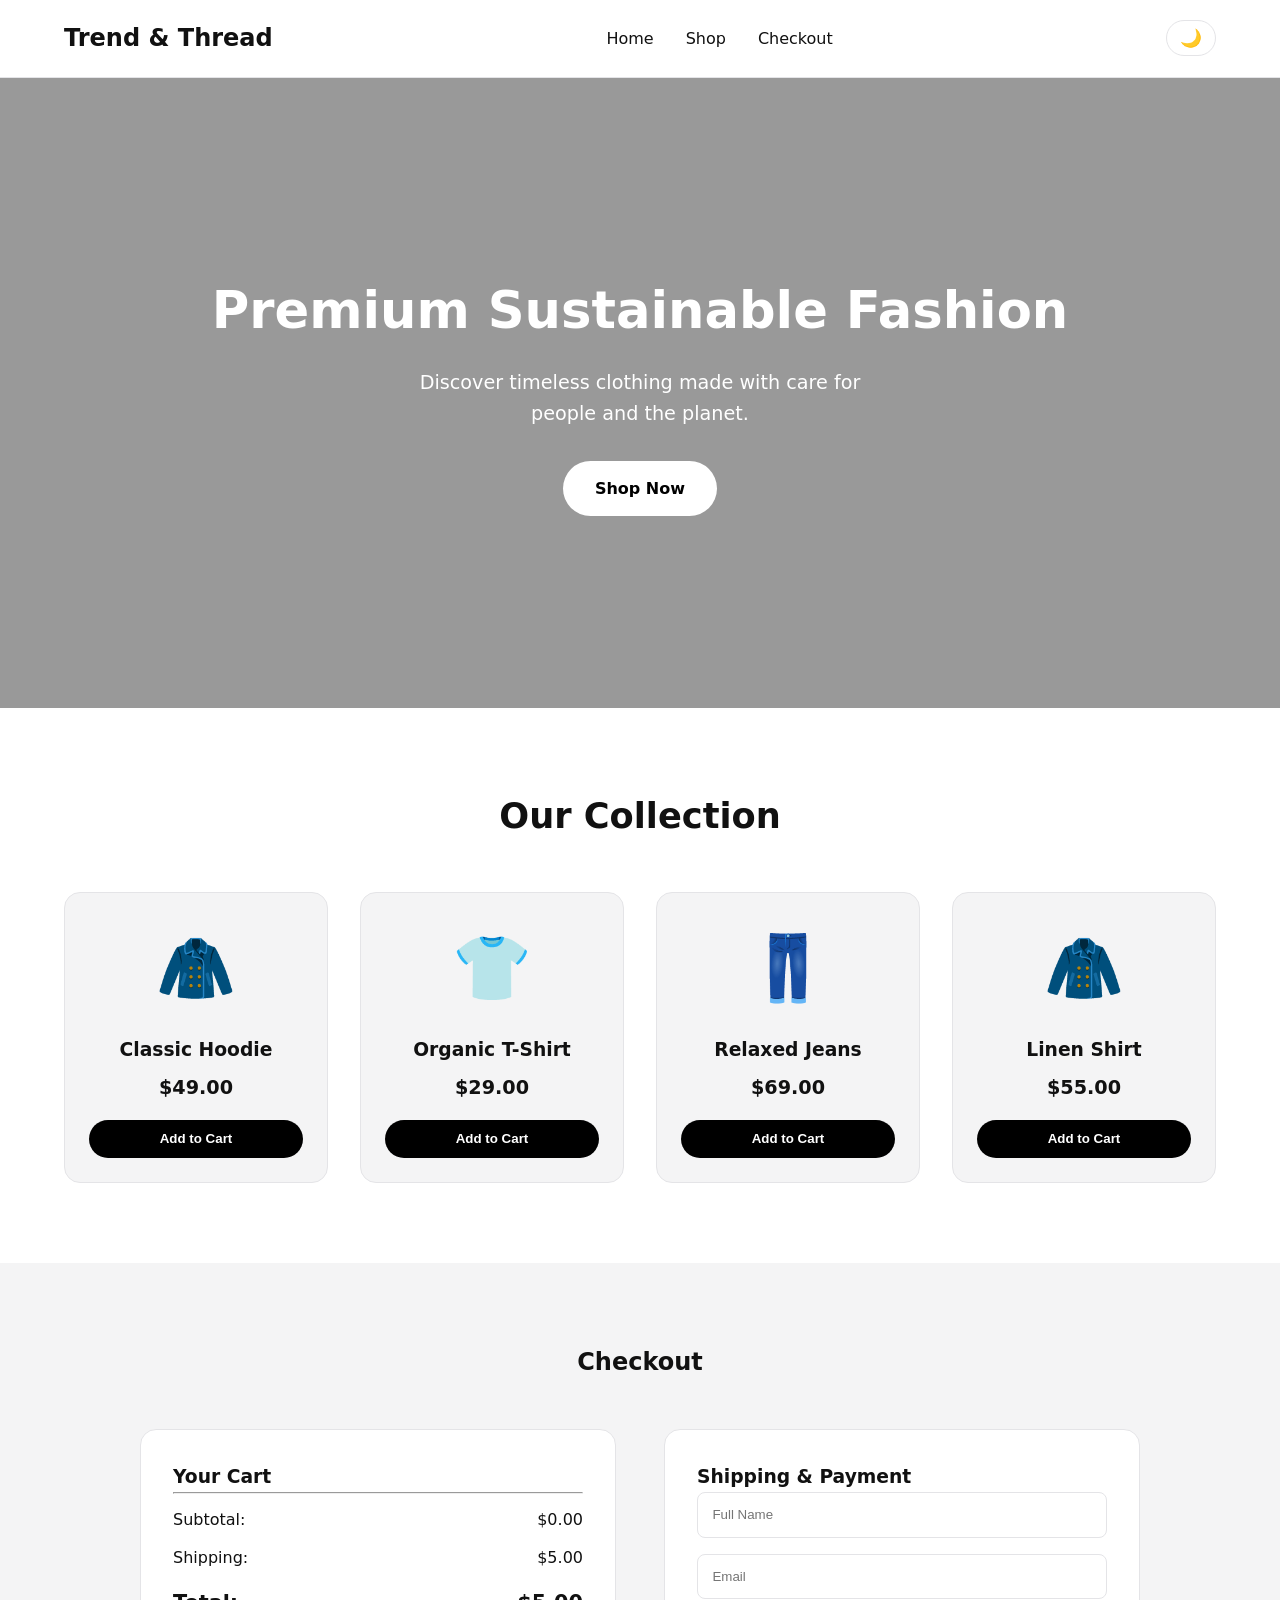
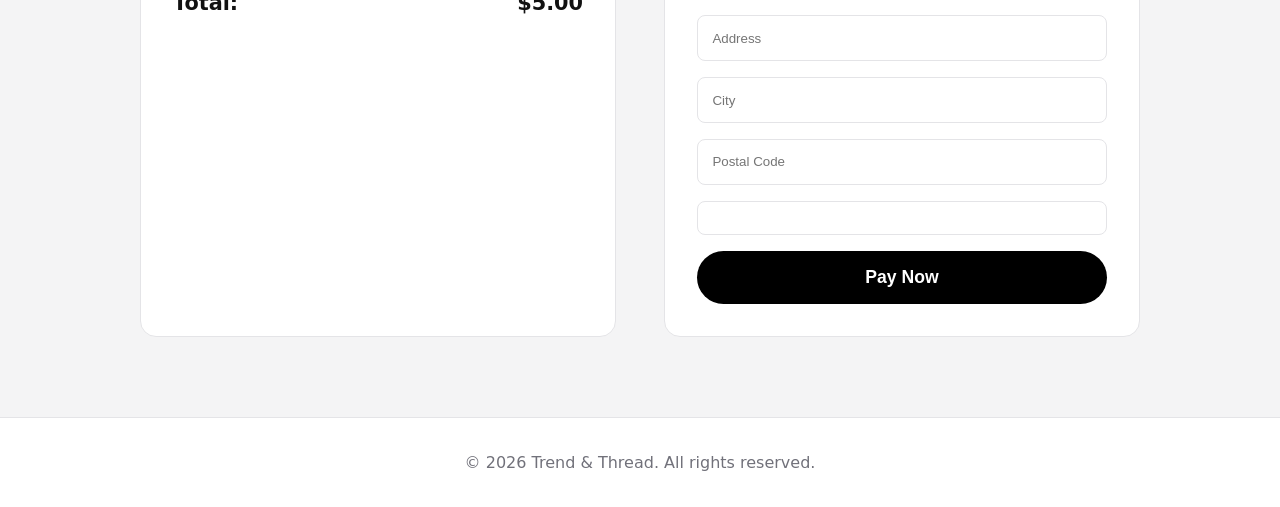
<file: index.html>
<!DOCTYPE html>
<html lang="en">
<head>
  <meta charset="UTF-8">
  <meta name="viewport" content="width=device-width, initial-scale=1.0">
  <title>Trend & Thread | Premium Sustainable Fashion</title>
  <link rel="stylesheet" href="style.css">
  <script src="https://js.stripe.com/v3/"></script>
</head>
<body>

  <!-- Navigation -->
  <nav class="navbar">
    <div class="logo">Trend & Thread</div>
    <ul class="nav-links">
      <li><a href="#home">Home</a></li>
      <li><a href="#products">Shop</a></li>
      <li><a href="#checkout">Checkout</a></li>
    </ul>
    <button id="theme-toggle" class="theme-btn">🌙</button>
  </nav>

  <!-- Hero Section -->
  <section id="home" class="hero">
    <div class="hero-content">
      <h1>Premium Sustainable Fashion</h1>
      <p>Discover timeless clothing made with care for people and the planet.</p>
      <a href="#products" class="btn">Shop Now</a>
    </div>
  </section>

  <!-- Products Catalog -->
  <section id="products" class="products">
    <h2>Our Collection</h2>
    <div class="product-grid">

      <div class="product-card">
        <div class="product-image">🧥</div>
        <h3>Classic Hoodie</h3>
        <p class="price">$49.00</p>
        <button class="add-to-cart" data-name="Classic Hoodie" data-price="49">Add to Cart</button>
      </div>

      <div class="product-card">
        <div class="product-image">👕</div>
        <h3>Organic T-Shirt</h3>
        <p class="price">$29.00</p>
        <button class="add-to-cart" data-name="Organic T-Shirt" data-price="29">Add to Cart</button>
      </div>

      <div class="product-card">
        <div class="product-image">👖</div>
        <h3>Relaxed Jeans</h3>
        <p class="price">$69.00</p>
        <button class="add-to-cart" data-name="Relaxed Jeans" data-price="69">Add to Cart</button>
      </div>

      <div class="product-card">
        <div class="product-image">🧥</div>
        <h3>Linen Shirt</h3>
        <p class="price">$55.00</p>
        <button class="add-to-cart" data-name="Linen Shirt" data-price="55">Add to Cart</button>
      </div>

    </div>
  </section>

  <!-- Checkout Section -->
  <section id="checkout" class="checkout">
    <h2>Checkout</h2>
    <div class="checkout-container">

      <!-- Cart Summary -->
      <div class="cart-summary">
        <h3>Your Cart</h3>
        <div id="cart-items"></div>
        <hr>
        <div class="summary-row">
          <span>Subtotal:</span>
          <span id="subtotal">$0.00</span>
        </div>
        <div class="summary-row">
          <span>Shipping:</span>
          <span id="shipping">$5.00</span>
        </div>
        <div class="summary-row total">
          <span>Total:</span>
          <span id="total">$5.00</span>
        </div>
      </div>

      <!-- Shipping + Payment Form -->
      <div class="checkout-form">
        <h3>Shipping & Payment</h3>
        <form id="order-form">
          <input type="text" placeholder="Full Name" required>
          <input type="email" placeholder="Email" required>
          <input type="text" placeholder="Address" required>
          <input type="text" placeholder="City" required>
          <input type="text" placeholder="Postal Code" required>

          <div id="card-element"><!-- Stripe Card Element --></div>
          <div id="card-errors" role="alert"></div>

          <button type="submit" class="btn pay-btn">Pay Now</button>
        </form>
      </div>

    </div>
  </section>

  <footer>
    <p>© 2026 Trend & Thread. All rights reserved.</p>
  </footer>

  <script src="script.js"></script>
</body>
</html>
</file>
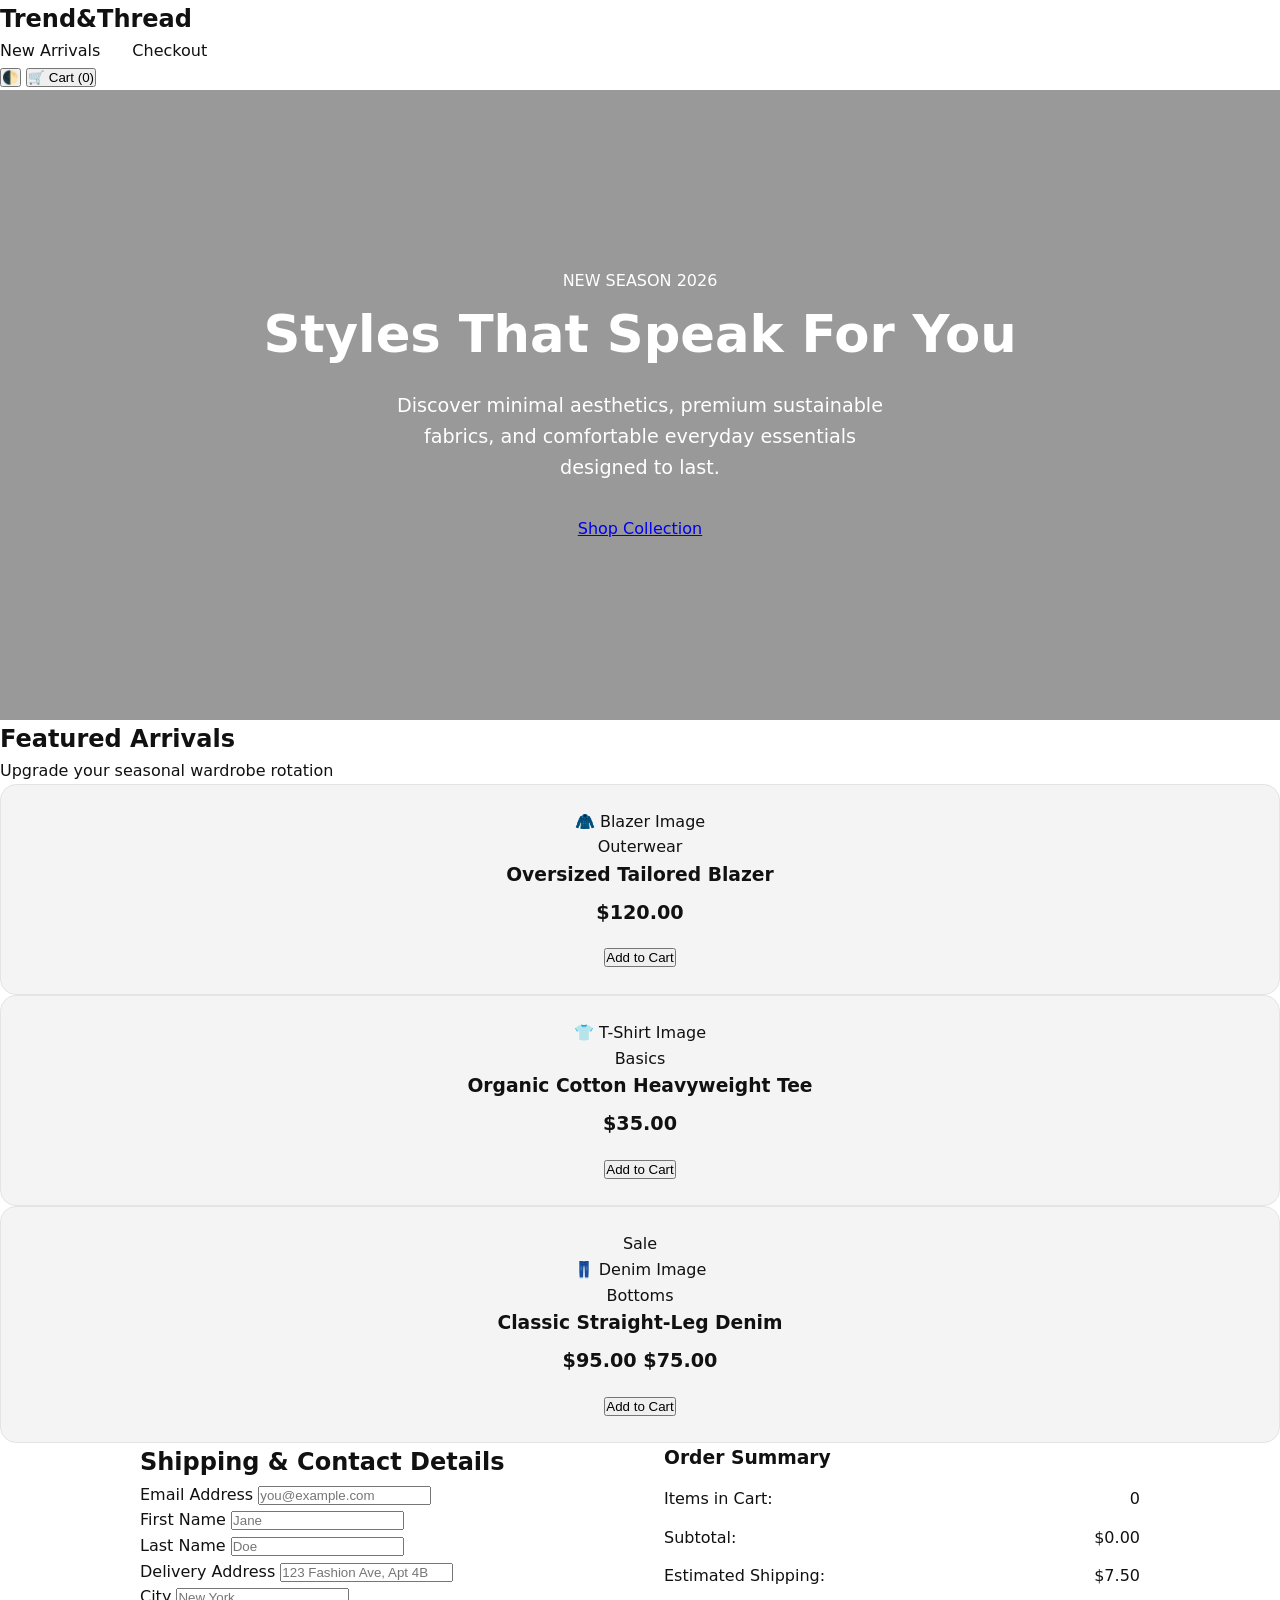
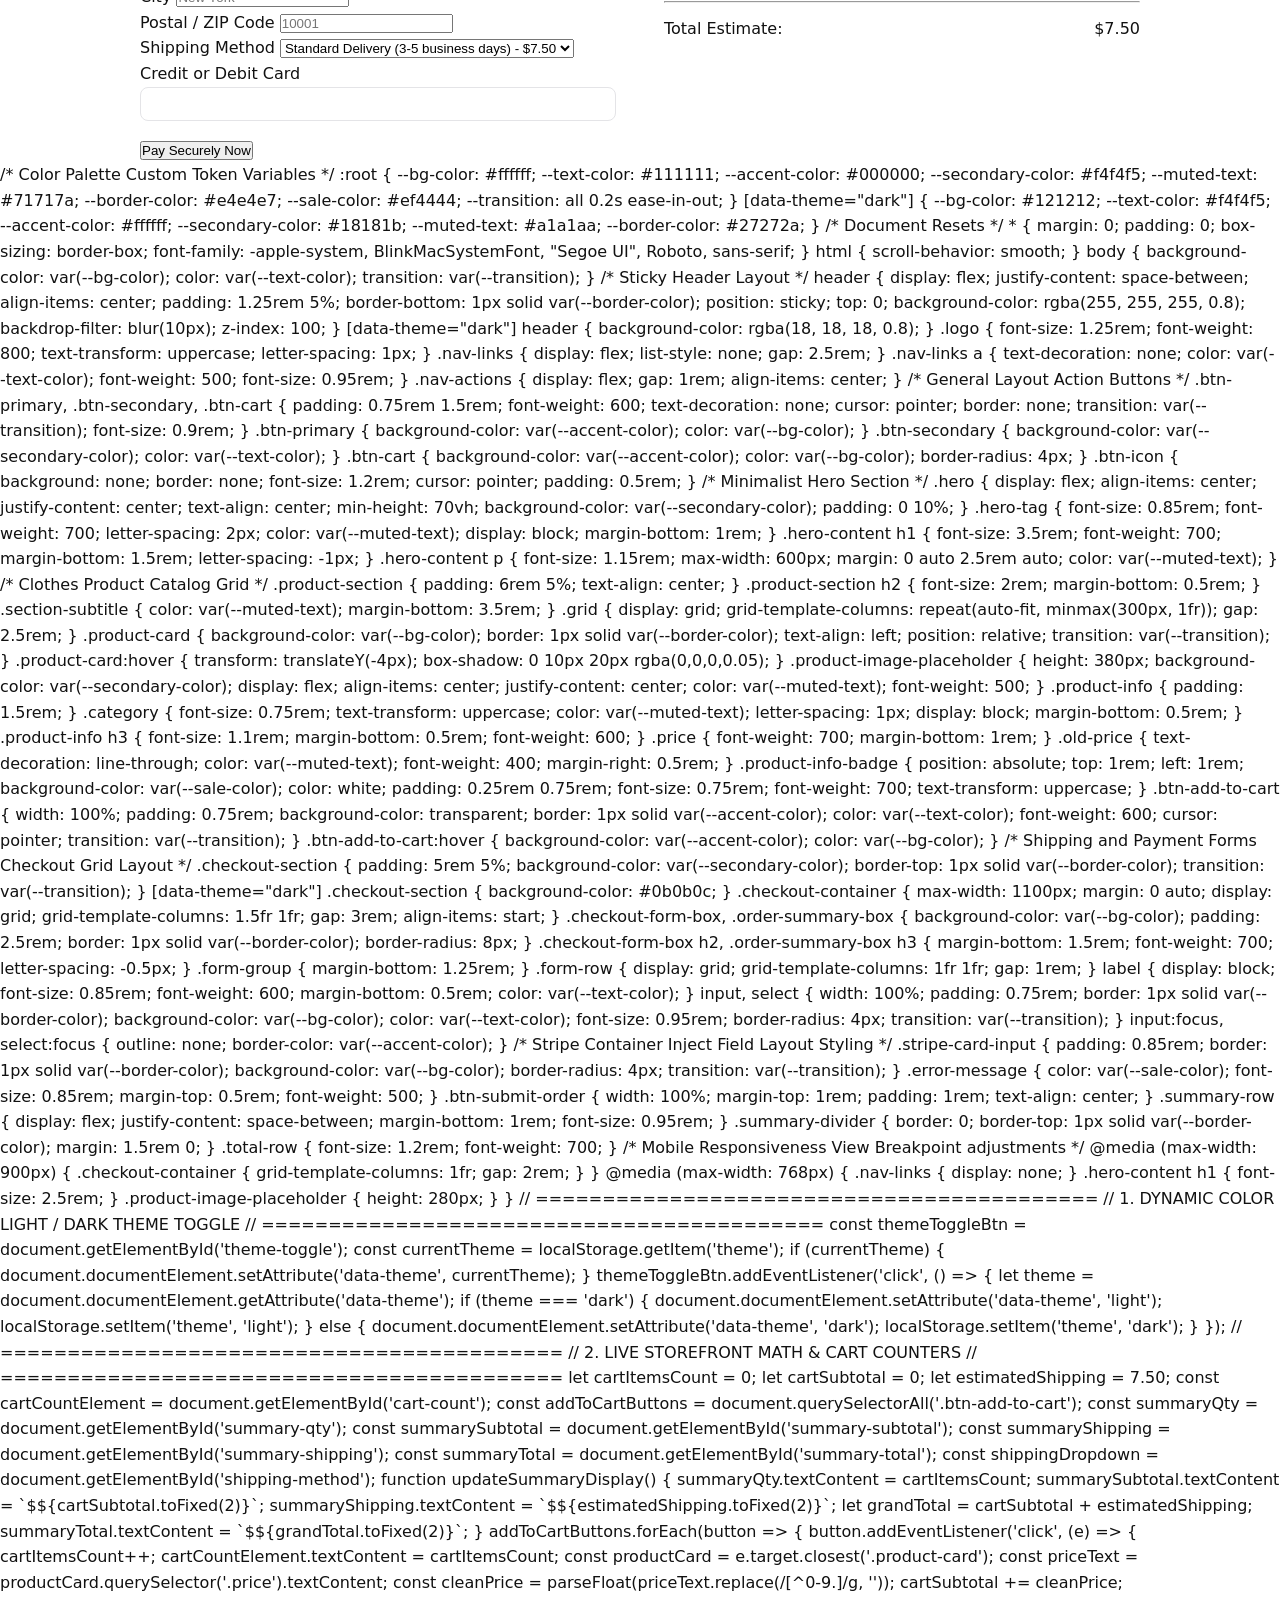
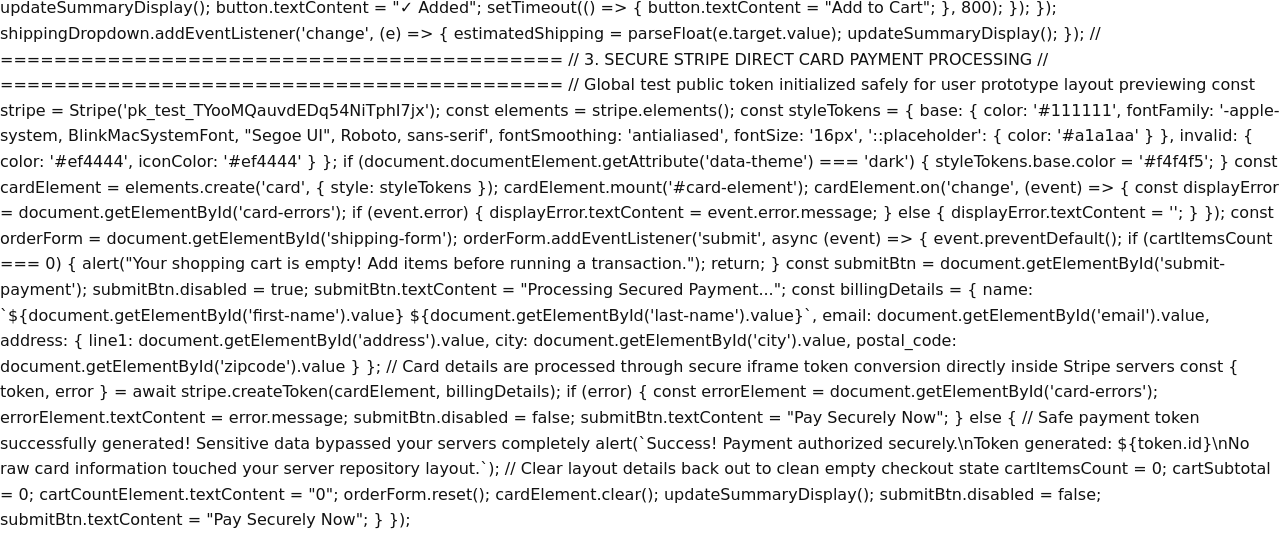
<file: clothe.html>
<!DOCTYPE html>
<html lang="en">
<head>
    <meta charset="UTF-8">
    <meta name="viewport" content="width=device-width, initial-scale=1.0">
    <title>Trend & Thread | Premium Sustainable Fashion</title>
    <link rel="stylesheet" href="style.css">
</head>
<body>

    <!-- Navigation Header Bar -->
    <header>
        <div class="logo">Trend&Thread</div>
        <nav>
            <ul class="nav-links">
                <li><a href="#products">New Arrivals</a></li>
                <li><a href="#checkout">Checkout</a></li>
            </ul>
        </nav>
        <div class="nav-actions">
            <button id="theme-toggle" class="btn-icon">🌓</button>
            <button class="btn-cart">🛒 Cart (<span id="cart-count">0</span>)</button>
        </div>
    </header>

    <!-- Fashion Promo Banner -->
    <section class="hero">
        <div class="hero-content">
            <span class="hero-tag">NEW SEASON 2026</span>
            <h1>Styles That Speak For You</h1>
            <p>Discover minimal aesthetics, premium sustainable fabrics, and comfortable everyday essentials designed to last.</p>
            <div class="hero-buttons">
                <a href="#products" class="btn-primary">Shop Collection</a>
            </div>
        </div>
    </section>

    <!-- Interactive Clothes Catalog Storefront -->
    <section id="products" class="product-section">
        <h2>Featured Arrivals</h2>
        <p class="section-subtitle">Upgrade your seasonal wardrobe rotation</p>
        
        <div class="grid">
            <!-- Product Item 1 -->
            <div class="product-card">
                <div class="product-image-placeholder">🧥 Blazer Image</div>
                <div class="product-info">
                    <span class="category">Outerwear</span>
                    <h3>Oversized Tailored Blazer</h3>
                    <p class="price">$120.00</p>
                    <button class="btn-add-to-cart">Add to Cart</button>
                </div>
            </div>

            <!-- Product Item 2 -->
            <div class="product-card">
                <div class="product-image-placeholder">👕 T-Shirt Image</div>
                <div class="product-info">
                    <span class="category">Basics</span>
                    <h3>Organic Cotton Heavyweight Tee</h3>
                    <p class="price">$35.00</p>
                    <button class="btn-add-to-cart">Add to Cart</button>
                </div>
            </div>

            <!-- Product Item 3 -->
            <div class="product-card">
                <div class="product-info-badge">Sale</div>
                <div class="product-image-placeholder">👖 Denim Image</div>
                <div class="product-info">
                    <span class="category">Bottoms</span>
                    <h3>Classic Straight-Leg Denim</h3>
                    <p class="price"><span class="old-price">$95.00</span> $75.00</p>
                    <button class="btn-add-to-cart">Add to Cart</button>
                </div>
            </div>
        </div>
    </section>

    <!-- Secure Shipping & Payments Checkout Section -->
    <section id="checkout" class="checkout-section">
        <div class="checkout-container">
            
            <!-- Left Side Column: Contact, Shipping, & Stripe Details Form -->
            <div class="checkout-form-box">
                <h2>Shipping & Contact Details</h2>
                <form id="shipping-form">
                    
                    <div class="form-group">
                        <label for="email">Email Address</label>
                        <input type="email" id="email" placeholder="you@example.com" required>
                    </div>

                    <div class="form-row">
                        <div class="form-group">
                            <label for="first-name">First Name</label>
                            <input type="text" id="first-name" placeholder="Jane" required>
                        </div>
                        <div class="form-group">
                            <label for="last-name">Last Name</label>
                            <input type="text" id="last-name" placeholder="Doe" required>
                        </div>
                    </div>

                    <div class="form-group">
                        <label for="address">Delivery Address</label>
                        <input type="text" id="address" placeholder="123 Fashion Ave, Apt 4B" required>
                    </div>

                    <div class="form-row">
                        <div class="form-group">
                            <label for="city">City</label>
                            <input type="text" id="city" placeholder="New York" required>
                        </div>
                        <div class="form-group">
                            <label for="zipcode">Postal / ZIP Code</label>
                            <input type="text" id="zipcode" placeholder="10001" required>
                        </div>
                    </div>

                    <div class="form-group">
                        <label for="shipping-method">Shipping Method</label>
                        <select id="shipping-method">
                            <option value="7.50">Standard Delivery (3-5 business days) - $7.50</option>
                            <option value="15.00">Express Delivery (Next day) - $15.00</option>
                            <option value="0.00">Store Pickup (Free) - $0.00</option>
                        </select>
                    </div>

                    <!-- Encrypted Stripe Element Input Box -->
                    <div class="form-group">
                        <label for="card-element">Credit or Debit Card</label>
                        <div id="card-element" class="stripe-card-input">
                            <!-- Stripe injects a highly secure payment iframe window right here -->
                        </div>
                        <div id="card-errors" role="alert" class="error-message"></div>
                    </div>

                    <button type="submit" id="submit-payment" class="btn-primary btn-submit-order">Pay Securely Now</button>
                </form>
            </div>

            <!-- Right Side Column: Dynamic Interactive Order Billing Summary Block -->
            <div class="order-summary-box">
                <h3>Order Summary</h3>
                <div class="summary-row">
                    <span>Items in Cart:</span>
                    <span id="summary-qty">0</span>
                </div>
                <div class="summary-row">
                    <span>Subtotal:</span>
                    <span id="summary-subtotal">$0.00</span>
                </div>
                <div class="summary-row">
                    <span>Estimated Shipping:</span>
                    <span id="summary-shipping">$7.50</span>
                </div>
                <hr class="summary-divider">
                <div class="summary-row total-row">
                    <span>Total Estimate:</span>
                    <span id="summary-total">$7.50</span>
                </div>
            </div>

        </div>
    </section>

    <!-- External Official Stripe Script Engine Library -->
    <script src="https://stripe.com"></script>
    <script src="script.js"></script>
</body>
</html>
/* Color Palette Custom Token Variables */
:root {
    --bg-color: #ffffff;
    --text-color: #111111;
    --accent-color: #000000;
    --secondary-color: #f4f4f5;
    --muted-text: #71717a;
    --border-color: #e4e4e7;
    --sale-color: #ef4444;
    --transition: all 0.2s ease-in-out;
}

[data-theme="dark"] {
    --bg-color: #121212;
    --text-color: #f4f4f5;
    --accent-color: #ffffff;
    --secondary-color: #18181b;
    --muted-text: #a1a1aa;
    --border-color: #27272a;
}

/* Document Resets */
* {
    margin: 0;
    padding: 0;
    box-sizing: border-box;
    font-family: -apple-system, BlinkMacSystemFont, "Segoe UI", Roboto, sans-serif;
}

html {
    scroll-behavior: smooth;
}

body {
    background-color: var(--bg-color);
    color: var(--text-color);
    transition: var(--transition);
}

/* Sticky Header Layout */
header {
    display: flex;
    justify-content: space-between;
    align-items: center;
    padding: 1.25rem 5%;
    border-bottom: 1px solid var(--border-color);
    position: sticky;
    top: 0;
    background-color: rgba(255, 255, 255, 0.8);
    backdrop-filter: blur(10px);
    z-index: 100;
}

[data-theme="dark"] header {
    background-color: rgba(18, 18, 18, 0.8);
}

.logo {
    font-size: 1.25rem;
    font-weight: 800;
    text-transform: uppercase;
    letter-spacing: 1px;
}

.nav-links {
    display: flex;
    list-style: none;
    gap: 2.5rem;
}

.nav-links a {
    text-decoration: none;
    color: var(--text-color);
    font-weight: 500;
    font-size: 0.95rem;
}

.nav-actions {
    display: flex;
    gap: 1rem;
    align-items: center;
}

/* General Layout Action Buttons */
.btn-primary, .btn-secondary, .btn-cart {
    padding: 0.75rem 1.5rem;
    font-weight: 600;
    text-decoration: none;
    cursor: pointer;
    border: none;
    transition: var(--transition);
    font-size: 0.9rem;
}

.btn-primary {
    background-color: var(--accent-color);
    color: var(--bg-color);
}

.btn-secondary {
    background-color: var(--secondary-color);
    color: var(--text-color);
}

.btn-cart {
    background-color: var(--accent-color);
    color: var(--bg-color);
    border-radius: 4px;
}

.btn-icon {
    background: none;
    border: none;
    font-size: 1.2rem;
    cursor: pointer;
    padding: 0.5rem;
}

/* Minimalist Hero Section */
.hero {
    display: flex;
    align-items: center;
    justify-content: center;
    text-align: center;
    min-height: 70vh;
    background-color: var(--secondary-color);
    padding: 0 10%;
}

.hero-tag {
    font-size: 0.85rem;
    font-weight: 700;
    letter-spacing: 2px;
    color: var(--muted-text);
    display: block;
    margin-bottom: 1rem;
}

.hero-content h1 {
    font-size: 3.5rem;
    font-weight: 700;
    margin-bottom: 1.5rem;
    letter-spacing: -1px;
}

.hero-content p {
    font-size: 1.15rem;
    max-width: 600px;
    margin: 0 auto 2.5rem auto;
    color: var(--muted-text);
}

/* Clothes Product Catalog Grid */
.product-section {
    padding: 6rem 5%;
    text-align: center;
}

.product-section h2 {
    font-size: 2rem;
    margin-bottom: 0.5rem;
}

.section-subtitle {
    color: var(--muted-text);
    margin-bottom: 3.5rem;
}

.grid {
    display: grid;
    grid-template-columns: repeat(auto-fit, minmax(300px, 1fr));
    gap: 2.5rem;
}

.product-card {
    background-color: var(--bg-color);
    border: 1px solid var(--border-color);
    text-align: left;
    position: relative;
    transition: var(--transition);
}

.product-card:hover {
    transform: translateY(-4px);
    box-shadow: 0 10px 20px rgba(0,0,0,0.05);
}

.product-image-placeholder {
    height: 380px;
    background-color: var(--secondary-color);
    display: flex;
    align-items: center;
    justify-content: center;
    color: var(--muted-text);
    font-weight: 500;
}

.product-info {
    padding: 1.5rem;
}

.category {
    font-size: 0.75rem;
    text-transform: uppercase;
    color: var(--muted-text);
    letter-spacing: 1px;
    display: block;
    margin-bottom: 0.5rem;
}

.product-info h3 {
    font-size: 1.1rem;
    margin-bottom: 0.5rem;
    font-weight: 600;
}

.price {
    font-weight: 700;
    margin-bottom: 1rem;
}

.old-price {
    text-decoration: line-through;
    color: var(--muted-text);
    font-weight: 400;
    margin-right: 0.5rem;
}

.product-info-badge {
    position: absolute;
    top: 1rem;
    left: 1rem;
    background-color: var(--sale-color);
    color: white;
    padding: 0.25rem 0.75rem;
    font-size: 0.75rem;
    font-weight: 700;
    text-transform: uppercase;
}

.btn-add-to-cart {
    width: 100%;
    padding: 0.75rem;
    background-color: transparent;
    border: 1px solid var(--accent-color);
    color: var(--text-color);
    font-weight: 600;
    cursor: pointer;
    transition: var(--transition);
}

.btn-add-to-cart:hover {
    background-color: var(--accent-color);
    color: var(--bg-color);
}

/* Shipping and Payment Forms Checkout Grid Layout */
.checkout-section {
    padding: 5rem 5%;
    background-color: var(--secondary-color);
    border-top: 1px solid var(--border-color);
    transition: var(--transition);
}

[data-theme="dark"] .checkout-section {
    background-color: #0b0b0c;
}

.checkout-container {
    max-width: 1100px;
    margin: 0 auto;
    display: grid;
    grid-template-columns: 1.5fr 1fr;
    gap: 3rem;
    align-items: start;
}

.checkout-form-box, .order-summary-box {
    background-color: var(--bg-color);
    padding: 2.5rem;
    border: 1px solid var(--border-color);
    border-radius: 8px;
}

.checkout-form-box h2, .order-summary-box h3 {
    margin-bottom: 1.5rem;
    font-weight: 700;
    letter-spacing: -0.5px;
}

.form-group {
    margin-bottom: 1.25rem;
}

.form-row {
    display: grid;
    grid-template-columns: 1fr 1fr;
    gap: 1rem;
}

label {
    display: block;
    font-size: 0.85rem;
    font-weight: 600;
    margin-bottom: 0.5rem;
    color: var(--text-color);
}

input, select {
    width: 100%;
    padding: 0.75rem;
    border: 1px solid var(--border-color);
    background-color: var(--bg-color);
    color: var(--text-color);
    font-size: 0.95rem;
    border-radius: 4px;
    transition: var(--transition);
}

input:focus, select:focus {
    outline: none;
    border-color: var(--accent-color);
}

/* Stripe Container Inject Field Layout Styling */
.stripe-card-input {
    padding: 0.85rem;
    border: 1px solid var(--border-color);
    background-color: var(--bg-color);
    border-radius: 4px;
    transition: var(--transition);
}

.error-message {
    color: var(--sale-color);
    font-size: 0.85rem;
    margin-top: 0.5rem;
    font-weight: 500;
}

.btn-submit-order {
    width: 100%;
    margin-top: 1rem;
    padding: 1rem;
    text-align: center;
}

.summary-row {
    display: flex;
    justify-content: space-between;
    margin-bottom: 1rem;
    font-size: 0.95rem;
}

.summary-divider {
    border: 0;
    border-top: 1px solid var(--border-color);
    margin: 1.5rem 0;
}

.total-row {
    font-size: 1.2rem;
    font-weight: 700;
}

/* Mobile Responsiveness View Breakpoint adjustments */
@media (max-width: 900px) {
    .checkout-container { grid-template-columns: 1fr; gap: 2rem; }
}

@media (max-width: 768px) {
    .nav-links { display: none; }
    .hero-content h1 { font-size: 2.5rem; }
    .product-image-placeholder { height: 280px; }
}
// ==========================================
// 1. DYNAMIC COLOR LIGHT / DARK THEME TOGGLE
// ==========================================
const themeToggleBtn = document.getElementById('theme-toggle');
const currentTheme = localStorage.getItem('theme');

if (currentTheme) {
    document.documentElement.setAttribute('data-theme', currentTheme);
}

themeToggleBtn.addEventListener('click', () => {
    let theme = document.documentElement.getAttribute('data-theme');
    if (theme === 'dark') {
        document.documentElement.setAttribute('data-theme', 'light');
        localStorage.setItem('theme', 'light');
    } else {
        document.documentElement.setAttribute('data-theme', 'dark');
        localStorage.setItem('theme', 'dark');
    }
});

// ==========================================
// 2. LIVE STOREFRONT MATH & CART COUNTERS
// ==========================================
let cartItemsCount = 0;
let cartSubtotal = 0;
let estimatedShipping = 7.50; 

const cartCountElement = document.getElementById('cart-count');
const addToCartButtons = document.querySelectorAll('.btn-add-to-cart');

const summaryQty = document.getElementById('summary-qty');
const summarySubtotal = document.getElementById('summary-subtotal');
const summaryShipping = document.getElementById('summary-shipping');
const summaryTotal = document.getElementById('summary-total');
const shippingDropdown = document.getElementById('shipping-method');

function updateSummaryDisplay() {
    summaryQty.textContent = cartItemsCount;
    summarySubtotal.textContent = `$${cartSubtotal.toFixed(2)}`;
    summaryShipping.textContent = `$${estimatedShipping.toFixed(2)}`;
    
    let grandTotal = cartSubtotal + estimatedShipping;
    summaryTotal.textContent = `$${grandTotal.toFixed(2)}`;
}

addToCartButtons.forEach(button => {
    button.addEventListener('click', (e) => {
        cartItemsCount++;
        cartCountElement.textContent = cartItemsCount;
        
        const productCard = e.target.closest('.product-card');
        const priceText = productCard.querySelector('.price').textContent;
        const cleanPrice = parseFloat(priceText.replace(/[^0-9.]/g, ''));
        
        cartSubtotal += cleanPrice;
        updateSummaryDisplay();
        
        button.textContent = "✓ Added";
        setTimeout(() => { button.textContent = "Add to Cart"; }, 800);
    });
});

shippingDropdown.addEventListener('change', (e) => {
    estimatedShipping = parseFloat(e.target.value);
    updateSummaryDisplay();
});

// ==========================================
// 3. SECURE STRIPE DIRECT CARD PAYMENT PROCESSING
// ==========================================
// Global test public token initialized safely for user prototype layout previewing
const stripe = Stripe('pk_test_TYooMQauvdEDq54NiTphI7jx'); 
const elements = stripe.elements();

const styleTokens = {
    base: {
        color: '#111111',
        fontFamily: '-apple-system, BlinkMacSystemFont, "Segoe UI", Roboto, sans-serif',
        fontSmoothing: 'antialiased',
        fontSize: '16px',
        '::placeholder': { color: '#a1a1aa' }
    },
    invalid: { color: '#ef4444', iconColor: '#ef4444' }
};

if (document.documentElement.getAttribute('data-theme') === 'dark') {
    styleTokens.base.color = '#f4f4f5';
}

const cardElement = elements.create('card', { style: styleTokens });
cardElement.mount('#card-element');

cardElement.on('change', (event) => {
    const displayError = document.getElementById('card-errors');
    if (event.error) {
        displayError.textContent = event.error.message;
    } else {
        displayError.textContent = '';
    }
});

const orderForm = document.getElementById('shipping-form');

orderForm.addEventListener('submit', async (event) => {
    event.preventDefault(); 

    if (cartItemsCount === 0) {
        alert("Your shopping cart is empty! Add items before running a transaction.");
        return;
    }

    const submitBtn = document.getElementById('submit-payment');
    submitBtn.disabled = true;
    submitBtn.textContent = "Processing Secured Payment...";

    const billingDetails = {
        name: `${document.getElementById('first-name').value} ${document.getElementById('last-name').value}`,
        email: document.getElementById('email').value,
        address: {
            line1: document.getElementById('address').value,
            city: document.getElementById('city').value,
            postal_code: document.getElementById('zipcode').value
        }
    };

    // Card details are processed through secure iframe token conversion directly inside Stripe servers
    const { token, error } = await stripe.createToken(cardElement, billingDetails);

    if (error) {
        const errorElement = document.getElementById('card-errors');
        errorElement.textContent = error.message;
        submitBtn.disabled = false;
        submitBtn.textContent = "Pay Securely Now";
    } else {
        // Safe payment token successfully generated! Sensitive data bypassed your servers completely
        alert(`Success! Payment authorized securely.\nToken generated: ${token.id}\nNo raw card information touched your server repository layout.`);
        
        // Clear layout details back out to clean empty checkout state
        cartItemsCount = 0;
        cartSubtotal = 0;
        cartCountElement.textContent = "0";
        orderForm.reset();
        cardElement.clear();
        updateSummaryDisplay();
        
        submitBtn.disabled = false;
        submitBtn.textContent = "Pay Securely Now";
    }
});
</file>
<file: style.css>
:root {
  --bg: #ffffff;
  --text: #111111;
  --accent: #000000;
  --secondary: #f4f4f5;
  --muted: #71717a;
  --border: #e4e4e7;
}

[data-theme="dark"] {
  --bg: #0f0f0f;
  --text: #fafafa;
  --accent: #ffffff;
  --secondary: #1a1a1a;
  --muted: #a1a1aa;
  --border: #27272a;
}

* {
  margin: 0;
  padding: 0;
  box-sizing: border-box;
}

body {
  font-family: system-ui, -apple-system, sans-serif;
  background: var(--bg);
  color: var(--text);
  line-height: 1.6;
  transition: background 0.3s, color 0.3s;
}

/* Navbar */
.navbar {
  display: flex;
  justify-content: space-between;
  align-items: center;
  padding: 1.2rem 5%;
  border-bottom: 1px solid var(--border);
  position: sticky;
  top: 0;
  background: var(--bg);
  z-index: 100;
}

.logo {
  font-size: 1.5rem;
  font-weight: 700;
}

.nav-links {
  display: flex;
  list-style: none;
  gap: 2rem;
}

.nav-links a {
  text-decoration: none;
  color: var(--text);
  font-weight: 500;
}

.theme-btn {
  background: none;
  border: 1px solid var(--border);
  padding: 0.4rem 0.8rem;
  border-radius: 50px;
  cursor: pointer;
  font-size: 1.1rem;
}

/* Hero */
.hero {
  height: 70vh;
  display: flex;
  align-items: center;
  justify-content: center;
  text-align: center;
  background: linear-gradient(rgba(0,0,0,0.4), rgba(0,0,0,0.4)), 
              url('https://images.unsplash.com/photo-1441986300917-64674bd600d8?w=1600') center/cover;
  color: white;
}

.hero-content h1 {
  font-size: 3.2rem;
  margin-bottom: 1rem;
}

.hero-content p {
  font-size: 1.2rem;
  margin-bottom: 2rem;
  max-width: 500px;
  margin-left: auto;
  margin-right: auto;
}

.btn {
  display: inline-block;
  background: white;
  color: black;
  padding: 0.9rem 2rem;
  text-decoration: none;
  border-radius: 50px;
  font-weight: 600;
  transition: transform 0.2s;
}

.btn:hover {
  transform: scale(1.05);
}

/* Products */
.products {
  padding: 5rem 5%;
}

.products h2 {
  text-align: center;
  font-size: 2.2rem;
  margin-bottom: 3rem;
}

.product-grid {
  display: grid;
  grid-template-columns: repeat(auto-fit, minmax(250px, 1fr));
  gap: 2rem;
}

.product-card {
  background: var(--secondary);
  border-radius: 16px;
  padding: 1.5rem;
  text-align: center;
  border: 1px solid var(--border);
}

.product-image {
  font-size: 4rem;
  margin-bottom: 1rem;
}

.product-card h3 {
  margin-bottom: 0.5rem;
}

.price {
  font-size: 1.2rem;
  font-weight: 600;
  margin-bottom: 1rem;
}

.add-to-cart {
  background: var(--accent);
  color: var(--bg);
  border: none;
  padding: 0.7rem 1.5rem;
  border-radius: 50px;
  cursor: pointer;
  font-weight: 600;
  width: 100%;
}

/* Checkout */
.checkout {
  padding: 5rem 5%;
  background: var(--secondary);
}

.checkout h2 {
  text-align: center;
  margin-bottom: 3rem;
}

.checkout-container {
  display: grid;
  grid-template-columns: 1fr 1fr;
  gap: 3rem;
  max-width: 1000px;
  margin: 0 auto;
}

.cart-summary, .checkout-form {
  background: var(--bg);
  padding: 2rem;
  border-radius: 16px;
  border: 1px solid var(--border);
}

.summary-row {
  display: flex;
  justify-content: space-between;
  margin: 0.8rem 0;
}

.summary-row.total {
  font-size: 1.3rem;
  font-weight: 700;
  margin-top: 1rem;
}

#order-form input {
  width: 100%;
  padding: 0.9rem;
  margin-bottom: 1rem;
  border: 1px solid var(--border);
  border-radius: 8px;
  background: var(--bg);
  color: var(--text);
}

#card-element {
  padding: 1rem;
  border: 1px solid var(--border);
  border-radius: 8px;
  margin-bottom: 1rem;
  background: white;
}

.pay-btn {
  width: 100%;
  background: var(--accent);
  color: var(--bg);
  border: none;
  padding: 1rem;
  border-radius: 50px;
  font-size: 1.1rem;
  cursor: pointer;
}

footer {
  text-align: center;
  padding: 2rem;
  border-top: 1px solid var(--border);
  color: var(--muted);
}

/* Mobile */
@media (max-width: 768px) {
  .nav-links {
    display: none;
  }
  .hero-content h1 {
    font-size: 2.2rem;
  }
  .checkout-container {
    grid-template-columns: 1fr;
  }
}
</file>
